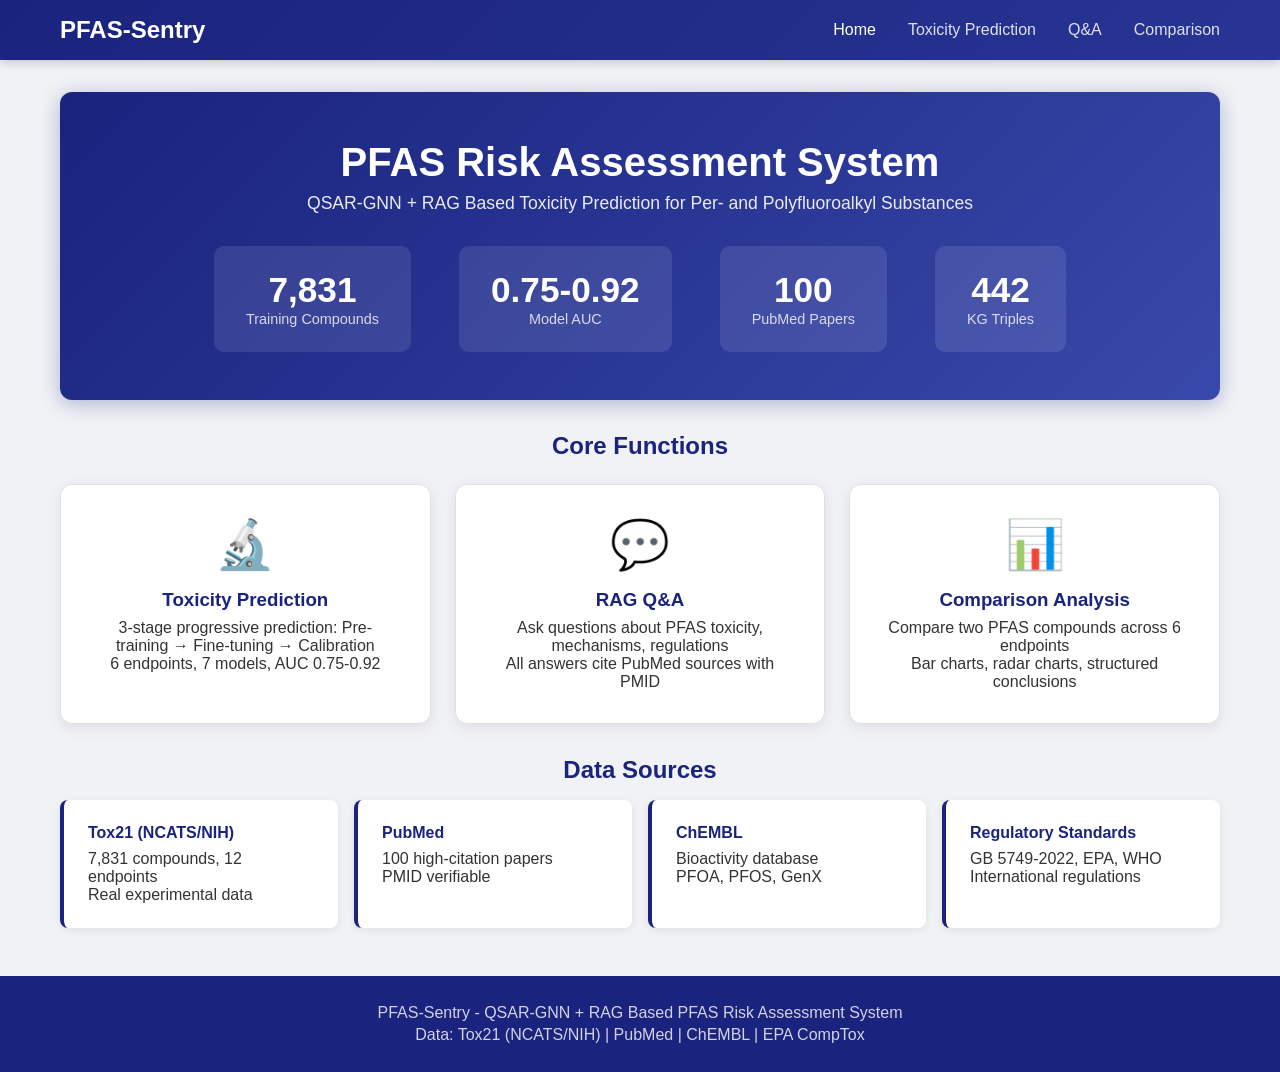
<file: frontend/index.html>
<!DOCTYPE html>
<html lang="zh-CN">
<head>
<meta charset="UTF-8">
<meta name="viewport" content="width=device-width, initial-scale=1.0">
<title>PFAS-Sentry - PFAS Risk Assessment System</title>
<style>
*{margin:0;padding:0;box-sizing:border-box}
body{font-family:-apple-system,BlinkMacSystemFont,'Segoe UI',Roboto,sans-serif;background:#f0f2f5;color:#333}
.navbar{background:linear-gradient(135deg,#1a237e,#283593);color:#fff;padding:1rem 0;position:sticky;top:0;z-index:100;box-shadow:0 2px 10px rgba(0,0,0,.2)}
.navbar .container{display:flex;justify-content:space-between;align-items:center;max-width:1200px;margin:0 auto;padding:0 20px}
.logo{color:#fff;text-decoration:none;font-size:1.5rem;font-weight:bold}
.nav-links{list-style:none;display:flex;gap:2rem}
.nav-links a{color:rgba(255,255,255,.85);text-decoration:none;font-size:1rem;transition:color .3s}
.nav-links a:hover,.nav-links a.active{color:#fff}
.container{max-width:1200px;margin:0 auto;padding:0 20px}
.hero{text-align:center;padding:3rem 2rem;background:linear-gradient(135deg,#1a237e 0%,#283593 50%,#3949ab 100%);color:#fff;border-radius:12px;margin:2rem 0;box-shadow:0 4px 20px rgba(26,35,126,.3)}
.hero h1{font-size:2.5rem;margin-bottom:.5rem}
.hero p{font-size:1.1rem;opacity:.9;margin-bottom:2rem}
.stats{display:flex;justify-content:center;gap:3rem;flex-wrap:wrap}
.stat{text-align:center;background:rgba(255,255,255,.1);padding:1.5rem 2rem;border-radius:10px;min-width:120px}
.stat-number{display:block;font-size:2.2rem;font-weight:bold}
.stat-label{font-size:.9rem;opacity:.8}
.features{margin:2rem 0}
.feature-grid{display:grid;grid-template-columns:repeat(auto-fit,minmax(280px,1fr));gap:1.5rem;margin-top:1.5rem}
.feature-card{background:#fff;border-radius:12px;padding:2rem;text-align:center;text-decoration:none;color:#333;box-shadow:0 4px 15px rgba(0,0,0,.08);transition:transform .3s,box-shadow .3s;border:1px solid #e0e0e0}
.feature-card:hover{transform:translateY(-5px);box-shadow:0 8px 25px rgba(0,0,0,.15)}
.feature-icon{font-size:3rem;margin-bottom:1rem}
.feature-card h3{color:#1a237e;margin-bottom:.5rem}
.source-grid{display:grid;grid-template-columns:repeat(auto-fit,minmax(200px,1fr));gap:1rem;margin-top:1rem}
.source-card{background:#fff;border-radius:8px;padding:1.5rem;box-shadow:0 2px 8px rgba(0,0,0,.08);border-left:4px solid #1a237e}
.source-card h4{color:#1a237e;margin-bottom:.5rem}
footer{background:#1a237e;color:#fff;padding:1.5rem 0;text-align:center;margin-top:3rem}
footer p{margin:.25rem 0;opacity:.8}
</style>
</head>
<body>
<nav class="navbar"><div class="container">
<a href="index.html" class="logo">PFAS-Sentry</a>
<ul class="nav-links">
<li><a href="index.html" class="active">Home</a></li>
<li><a href="prediction.html">Toxicity Prediction</a></li>
<li><a href="qa.html">Q&A</a></li>
<li><a href="comparison.html">Comparison</a></li>
</ul>
</div></nav>

<div class="container">
<section class="hero">
<h1>PFAS Risk Assessment System</h1>
<p>QSAR-GNN + RAG Based Toxicity Prediction for Per- and Polyfluoroalkyl Substances</p>
<div class="stats">
<div class="stat"><span class="stat-number">7,831</span><span class="stat-label">Training Compounds</span></div>
<div class="stat"><span class="stat-number">0.75-0.92</span><span class="stat-label">Model AUC</span></div>
<div class="stat"><span class="stat-number">100</span><span class="stat-label">PubMed Papers</span></div>
<div class="stat"><span class="stat-number">442</span><span class="stat-label">KG Triples</span></div>
</div>
</section>

<section class="features">
<h2 style="color:#1a237e;text-align:center">Core Functions</h2>
<div class="feature-grid">
<a href="prediction.html" class="feature-card">
<div class="feature-icon">🔬</div>
<h3>Toxicity Prediction</h3>
<p>3-stage progressive prediction: Pre-training → Fine-tuning → Calibration</p>
<p>6 endpoints, 7 models, AUC 0.75-0.92</p>
</a>
<a href="qa.html" class="feature-card">
<div class="feature-icon">💬</div>
<h3>RAG Q&A</h3>
<p>Ask questions about PFAS toxicity, mechanisms, regulations</p>
<p>All answers cite PubMed sources with PMID</p>
</a>
<a href="comparison.html" class="feature-card">
<div class="feature-icon">📊</div>
<h3>Comparison Analysis</h3>
<p>Compare two PFAS compounds across 6 endpoints</p>
<p>Bar charts, radar charts, structured conclusions</p>
</a>
</div>
</section>

<section style="margin:2rem 0">
<h2 style="color:#1a237e;text-align:center">Data Sources</h2>
<div class="source-grid">
<div class="source-card">
<h4>Tox21 (NCATS/NIH)</h4>
<p>7,831 compounds, 12 endpoints</p>
<p>Real experimental data</p>
</div>
<div class="source-card">
<h4>PubMed</h4>
<p>100 high-citation papers</p>
<p>PMID verifiable</p>
</div>
<div class="source-card">
<h4>ChEMBL</h4>
<p>Bioactivity database</p>
<p>PFOA, PFOS, GenX</p>
</div>
<div class="source-card">
<h4>Regulatory Standards</h4>
<p>GB 5749-2022, EPA, WHO</p>
<p>International regulations</p>
</div>
</div>
</section>
</div>

<footer><div class="container">
<p>PFAS-Sentry - QSAR-GNN + RAG Based PFAS Risk Assessment System</p>
<p>Data: Tox21 (NCATS/NIH) | PubMed | ChEMBL | EPA CompTox</p>
</div></footer>
</body>
</html>
</file>
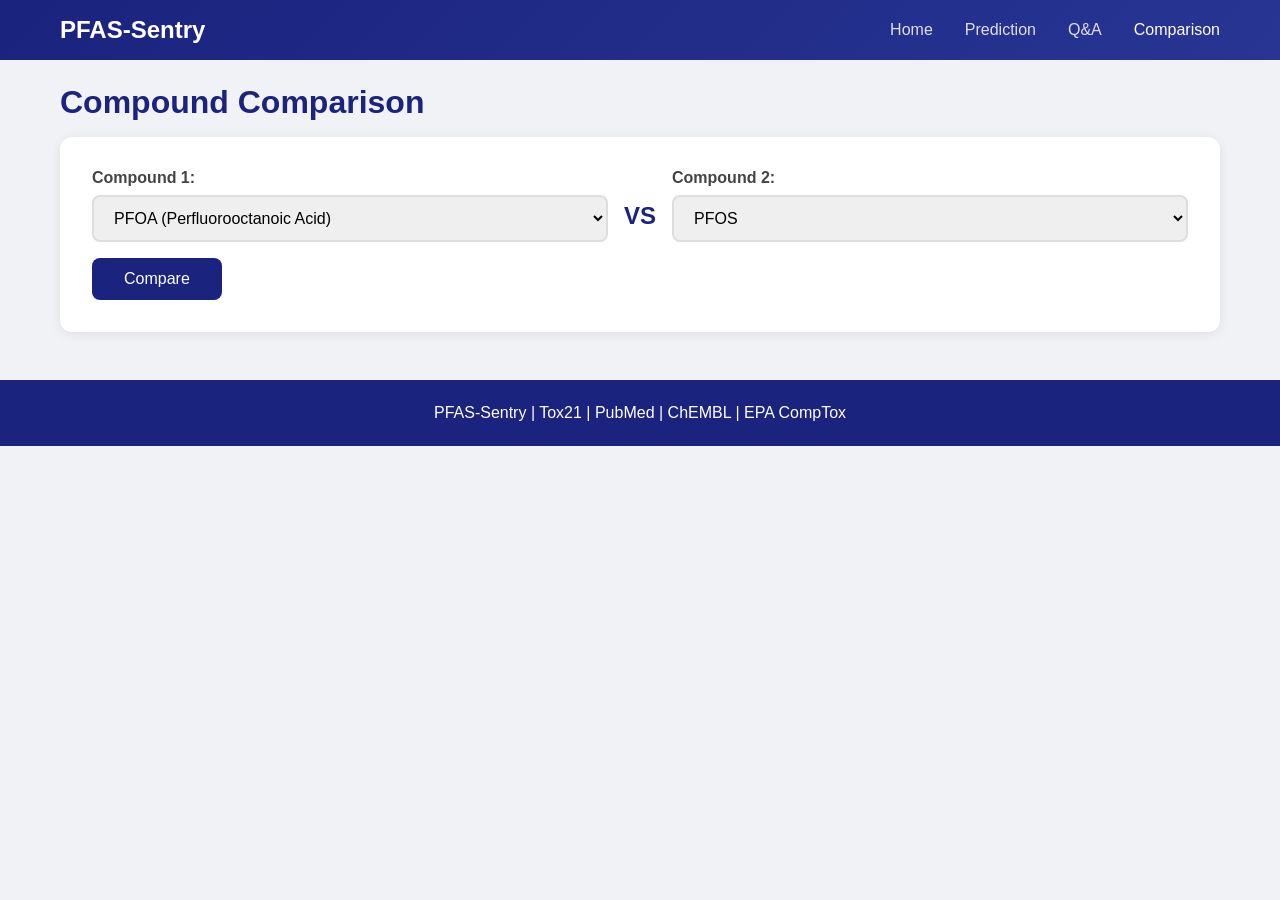
<file: frontend/comparison.html>
<!DOCTYPE html>
<html lang="zh-CN">
<head>
<meta charset="UTF-8">
<meta name="viewport" content="width=device-width, initial-scale=1.0">
<title>Comparison - PFAS-Sentry</title>
<style>
*{margin:0;padding:0;box-sizing:border-box}
body{font-family:-apple-system,BlinkMacSystemFont,'Segoe UI',sans-serif;background:#f0f2f5;color:#333}
.navbar{background:linear-gradient(135deg,#1a237e,#283593);color:#fff;padding:1rem 0;position:sticky;top:0;z-index:100}
.navbar .container{display:flex;justify-content:space-between;align-items:center;max-width:1200px;margin:0 auto;padding:0 20px}
.logo{color:#fff;text-decoration:none;font-size:1.5rem;font-weight:bold}
.nav-links{list-style:none;display:flex;gap:2rem}
.nav-links a{color:rgba(255,255,255,.85);text-decoration:none}
.nav-links a:hover,.nav-links a.active{color:#fff}
.container{max-width:1200px;margin:0 auto;padding:0 20px}
h1{color:#1a237e;margin:1.5rem 0 1rem}
.input-section{background:#fff;border-radius:12px;padding:2rem;margin:1rem 0;box-shadow:0 2px 12px rgba(0,0,0,.08)}
.input-row{display:flex;gap:1rem;align-items:flex-end}
.input-group{flex:1}
.input-group label{display:block;margin-bottom:.5rem;font-weight:bold;color:#444}
select{width:100%;padding:.75rem 1rem;border:2px solid #ddd;border-radius:8px;font-size:1rem}
.btn{background:#1a237e;color:#fff;border:none;padding:.75rem 2rem;border-radius:8px;font-size:1rem;cursor:pointer;margin-top:1rem}
.btn:hover{background:#283593}
.vs{font-size:1.5rem;font-weight:bold;color:#1a237e;padding:.75rem 0}
.chart-section{background:#fff;border-radius:12px;padding:1.5rem;margin:1.5rem 0;box-shadow:0 2px 12px rgba(0,0,0,.08)}
.compare-grid{display:grid;grid-template-columns:1fr 1fr;gap:1.5rem;margin:1rem 0}
.compare-card{background:#fff;border-radius:12px;padding:1.5rem;box-shadow:0 2px 12px rgba(0,0,0,.08);text-align:center}
table{width:100%;border-collapse:collapse;margin-top:1rem}
th,td{padding:.75rem 1rem;text-align:left;border-bottom:1px solid #eee}
th{background:#f5f7fa;font-weight:bold;color:#555}
.conclusion{background:#fff;border-radius:12px;padding:2rem;margin:1.5rem 0;box-shadow:0 2px 12px rgba(0,0,0,.08);border-left:5px solid #1a237e}
.badge{display:inline-block;padding:.3rem .8rem;border-radius:5px;font-weight:bold}
.badge-high{background:#ffebee;color:#c62828}
.badge-med{background:#fff3e0;color:#e65100}
.badge-low{background:#e8f5e9;color:#2e7d32}
.footer{background:#1a237e;color:#fff;padding:1.5rem 0;text-align:center;margin-top:3rem}
</style>
</head>
<body>
<nav class="navbar"><div class="container">
<a href="index.html" class="logo">PFAS-Sentry</a>
<ul class="nav-links">
<li><a href="index.html">Home</a></li>
<li><a href="prediction.html">Prediction</a></li>
<li><a href="qa.html">Q&A</a></li>
<li><a href="comparison.html" class="active">Comparison</a></li>
</ul>
</div></nav>

<div class="container">
<h1>Compound Comparison</h1>

<div class="input-section">
<div class="input-row">
<div class="input-group">
<label>Compound 1:</label>
<select id="c1">
<option value="PFOA">PFOA (Perfluorooctanoic Acid)</option>
<option value="PFOS">PFOS (Perfluorooctane Sulfonic Acid)</option>
<option value="GenX">GenX (HFPO-DA)</option>
<option value="PFNA">PFNA</option>
<option value="PFDA">PFDA</option>
<option value="PFHxA">PFHxA</option>
<option value="PFBS">PFBS</option>
<option value="PFHxS">PFHxS</option>
<option value="PFBA">PFBA</option>
<option value="TFA">TFA</option>
</select>
</div>
<div class="vs">VS</div>
<div class="input-group">
<label>Compound 2:</label>
<select id="c2">
<option value="PFOA">PFOA</option>
<option value="PFOS" selected>PFOS</option>
<option value="GenX">GenX</option>
<option value="PFNA">PFNA</option>
<option value="PFDA">PFDA</option>
<option value="PFHxA">PFHxA</option>
<option value="PFBS">PFBS</option>
<option value="PFHxS">PFHxS</option>
<option value="PFBA">PFBA</option>
<option value="TFA">TFA</option>
</select>
</div>
</div>
<button class="btn" onclick="compare()">Compare</button>
</div>

<div id="result" style="display:none">

<div class="compare-grid">
<div class="compare-card">
<h3 id="name1"></h3>
<div id="info1"></div>
<div id="risk1" style="margin-top:1rem"></div>
</div>
<div class="compare-card">
<h3 id="name2"></h3>
<div id="info2"></div>
<div id="risk2" style="margin-top:1rem"></div>
</div>
</div>

<div class="chart-section">
<h3>Comparison Chart</h3>
<img id="compareChart" style="width:100%">
</div>

<div class="chart-section">
<h3>Detailed Comparison</h3>
<table>
<thead><tr><th>Item</th><th id="col1"></th><th id="col2"></th></tr></thead>
<tbody id="tableBody"></tbody>
</table>
</div>

<div class="conclusion" id="conclusion"></div>

</div>
</div>

<div class="footer"><div class="container">
<p>PFAS-Sentry | Tox21 | PubMed | ChEMBL | EPA CompTox</p>
</div></div>

<script>
var eps=['NR-AR','NR-AR-LBD','NR-AhR','SR-HSE','SR-MMP','SR-p53'];
var epCn={'NR-AR':'Androgen Receptor','NR-AR-LBD':'Ligand Binding Domain','NR-AhR':'Aryl Hydrocarbon Receptor','SR-HSE':'Heat Shock Element','SR-MMP':'Mitochondrial Membrane','SR-p53':'p53 Pathway'};

function compare(){
var c1=document.getElementById('c1').value;
var c2=document.getElementById('c2').value;
fetch('/api/compare',{method:'POST',headers:{'Content-Type':'application/json'},body:JSON.stringify({compound1:c1,compound2:c2})})
.then(function(r){return r.json()}).then(function(r){
if(r.error){alert('Error: '+r.error);return;}
document.getElementById('result').style.display='block';

document.getElementById('name1').textContent=c1+' ('+r.compound1.info.name_cn+')';
document.getElementById('name2').textContent=c2+' ('+r.compound2.info.name_cn+')';

var i1=r.compound1.info;var i2=r.compound2.info;
document.getElementById('info1').innerHTML='<p>CAS: '+i1.cas+'</p><p>Category: '+i1.category+'</p><p>Chain: '+i1.chain+'</p>';
document.getElementById('info2').innerHTML='<p>CAS: '+i2.cas+'</p><p>Category: '+i2.category+'</p><p>Chain: '+i2.chain+'</p>';

var ov1=r.compound1.predictions.overall;var ov2=r.compound2.predictions.overall;
var rc1=ov1.risk_level.includes('High')?'high':ov1.risk_level.includes('Medium')?'med':'low';
var rc2=ov2.risk_level.includes('High')?'high':ov2.risk_level.includes('Medium')?'med':'low';
document.getElementById('risk1').innerHTML='<span class="badge badge-'+rc1+'">'+ov1.risk_level+' ('+ov1.score.toFixed(3)+')</span>';
document.getElementById('risk2').innerHTML='<span class="badge badge-'+rc2+'">'+ov2.risk_level+' ('+ov2.score.toFixed(3)+')</span>';

document.getElementById('col1').textContent=c1;
document.getElementById('col2').textContent=c2;

if(r.chart)document.getElementById('compareChart').src=r.chart;

var tb=document.getElementById('tableBody');
tb.innerHTML='';
var items=[
['Category',i1.category,i2.category],
['Chain Length',i1.chain,i2.chain],
['Toxicity',i1.toxicity,i2.toxicity],
['Degradation',i1.degrade,i2.degrade],
['Bioaccumulation',i1.bioaccum,i2.bioaccum],
['Risk Score',ov1.score.toFixed(3),ov2.score.toFixed(3)]
];
eps.forEach(function(ep){
var p1=r.compound1.predictions[ep];var p2=r.compound2.predictions[ep];
if(p1&&p2)items.push([epCn[ep],p1.prediction.toFixed(3),p2.prediction.toFixed(3)]);
});
items.forEach(function(item){
var row=tb.insertRow();
row.insertCell(0).textContent=item[0];
row.insertCell(1).textContent=item[1];
row.insertCell(2).textContent=item[2];
});

var safer=ov1.score<ov2.score?c1:c2;
document.getElementById('conclusion').innerHTML=
'<h3>Conclusion</h3><p><b>'+safer+'</b> has lower risk score and is relatively safer.</p>';
}).catch(function(e){alert('Error: '+e)});
}
</script>
</body>
</html>
</file>
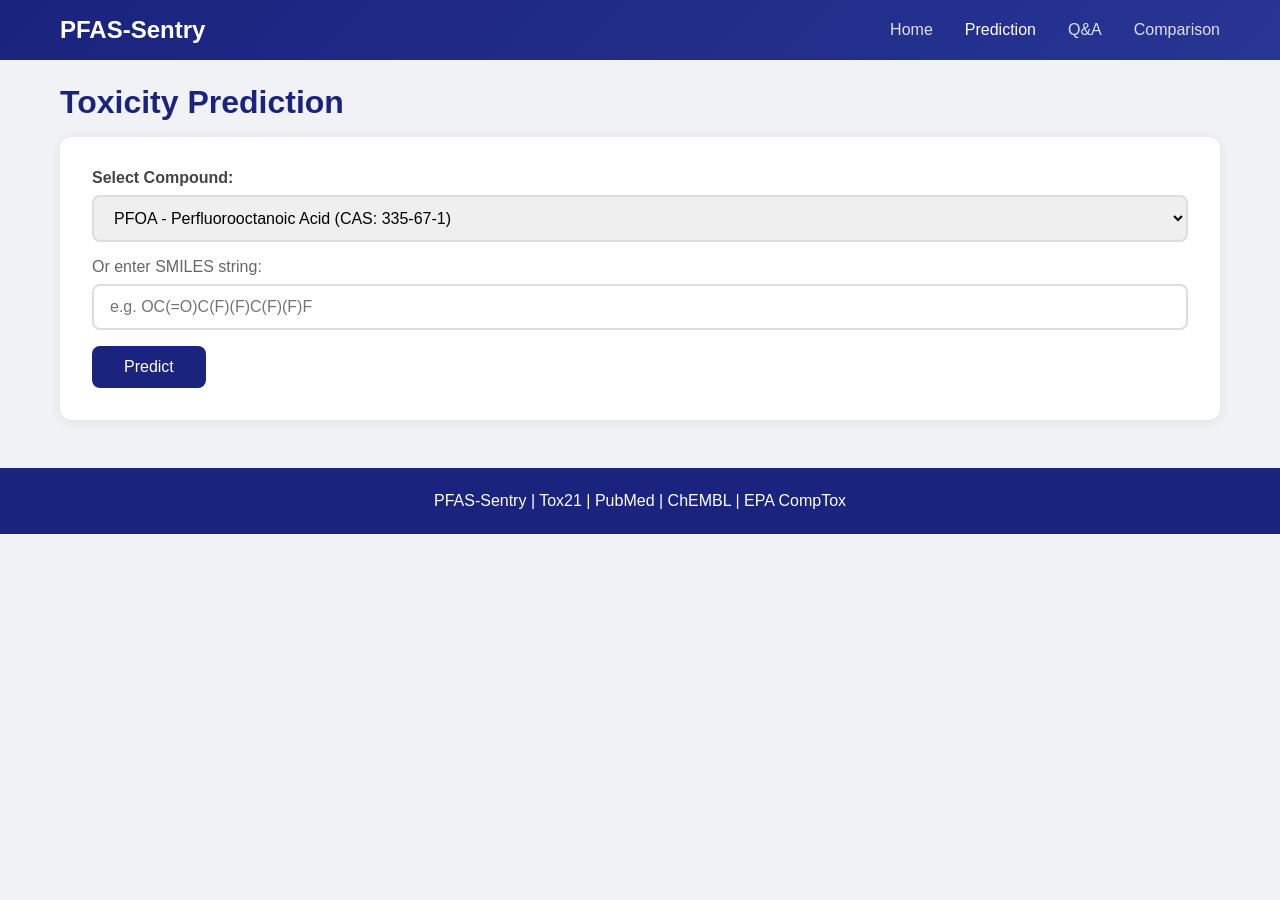
<file: frontend/prediction.html>
<!DOCTYPE html>
<html lang="zh-CN">
<head>
<meta charset="UTF-8">
<meta name="viewport" content="width=device-width, initial-scale=1.0">
<title>Toxicity Prediction - PFAS-Sentry</title>
<style>
*{margin:0;padding:0;box-sizing:border-box}
body{font-family:-apple-system,BlinkMacSystemFont,'Segoe UI',sans-serif;background:#f0f2f5;color:#333}
.navbar{background:linear-gradient(135deg,#1a237e,#283593);color:#fff;padding:1rem 0;position:sticky;top:0;z-index:100}
.navbar .container{display:flex;justify-content:space-between;align-items:center;max-width:1200px;margin:0 auto;padding:0 20px}
.logo{color:#fff;text-decoration:none;font-size:1.5rem;font-weight:bold}
.nav-links{list-style:none;display:flex;gap:2rem}
.nav-links a{color:rgba(255,255,255,.85);text-decoration:none}
.nav-links a:hover,.nav-links a.active{color:#fff}
.container{max-width:1200px;margin:0 auto;padding:0 20px}
h1{color:#1a237e;margin:1.5rem 0 1rem}
.input-section{background:#fff;border-radius:12px;padding:2rem;margin:1rem 0;box-shadow:0 2px 12px rgba(0,0,0,.08)}
.input-group{margin-bottom:1rem}
.input-group label{display:block;margin-bottom:.5rem;font-weight:bold;color:#444}
select,input[type=text]{width:100%;padding:.75rem 1rem;border:2px solid #ddd;border-radius:8px;font-size:1rem;transition:border-color .3s}
select:focus,input:focus{outline:none;border-color:#1a237e}
.btn{background:#1a237e;color:#fff;border:none;padding:.75rem 2rem;border-radius:8px;font-size:1rem;cursor:pointer;transition:background .3s}
.btn:hover{background:#283593}
.info-grid{display:grid;grid-template-columns:1fr 1fr;gap:1.5rem;margin:1.5rem 0}
.info-card{background:#fff;border-radius:12px;padding:1.5rem;box-shadow:0 2px 12px rgba(0,0,0,.08)}
.info-card h3{color:#1a237e;margin-bottom:1rem;border-bottom:2px solid #e0e0e0;padding-bottom:.5rem}
.info-card p{margin:.4rem 0;font-size:.95rem}
.chart-section{background:#fff;border-radius:12px;padding:1.5rem;margin:1.5rem 0;box-shadow:0 2px 12px rgba(0,0,0,.08)}
table{width:100%;border-collapse:collapse;margin-top:1rem}
th,td{padding:.75rem 1rem;text-align:left;border-bottom:1px solid #eee}
th{background:#f5f7fa;font-weight:bold;color:#555;font-size:.9rem}
td{font-size:.9rem}
.risk-high{color:#c62828;font-weight:bold}
.risk-med{color:#e65100;font-weight:bold}
.risk-low{color:#2e7d32;font-weight:bold}
.badge{display:inline-block;padding:.4rem 1rem;border-radius:6px;font-weight:bold;font-size:1.1rem}
.badge-high{background:#ffebee;color:#c62828;border:1px solid #c62828}
.badge-med{background:#fff3e0;color:#e65100;border:1px solid #e65100}
.badge-low{background:#e8f5e9;color:#2e7d32;border:1px solid #2e7d32}
.chart-row{display:grid;grid-template-columns:1fr 1fr;gap:1.5rem}
.footer{background:#1a237e;color:#fff;padding:1.5rem 0;text-align:center;margin-top:3rem}
</style>
</head>
<body>
<nav class="navbar"><div class="container">
<a href="index.html" class="logo">PFAS-Sentry</a>
<ul class="nav-links">
<li><a href="index.html">Home</a></li>
<li><a href="prediction.html" class="active">Prediction</a></li>
<li><a href="qa.html">Q&A</a></li>
<li><a href="comparison.html">Comparison</a></li>
</ul>
</div></nav>

<div class="container">
<h1>Toxicity Prediction</h1>

<div class="input-section">
<div class="input-group">
<label>Select Compound:</label>
<select id="compound">
<option value="PFOA">PFOA - Perfluorooctanoic Acid (CAS: 335-67-1)</option>
<option value="PFOS">PFOS - Perfluorooctane Sulfonic Acid (CAS: 1763-23-1)</option>
<option value="GenX">GenX - HFPO-DA (CAS: 13252-13-6)</option>
<option value="PFNA">PFNA - Perfluorononanoic Acid (CAS: 375-95-1)</option>
<option value="PFDA">PFDA - Perfluorodecanoic Acid (CAS: 335-76-2)</option>
<option value="PFHxA">PFHxA - Perfluorohexanoic Acid (CAS: 307-24-4)</option>
<option value="PFBS">PFBS - Perfluorobutane Sulfonic Acid (CAS: 375-73-5)</option>
<option value="PFHxS">PFHxS - Perfluorohexane Sulfonic Acid (CAS: 355-46-4)</option>
<option value="PFBA">PFBA - Perfluorobutanoic Acid (CAS: 375-22-4)</option>
<option value="PFPeA">PFPeA - Perfluoropentanoic Acid (CAS: 2706-90-3)</option>
<option value="PFUnDA">PFUnDA - Perfluoroundecanoic Acid (CAS: 2058-94-8)</option>
<option value="FOSA">FOSA - Perfluorooctane Sulfonamide (CAS: 754-91-6)</option>
<option value="ADONA">ADONA (CAS: 919005-14-4)</option>
<option value="TFA">TFA - Trifluoroacetic Acid (CAS: 76-05-1)</option>
<option value="TFMS">TFMS - Trifluoromethanesulfonic Acid (CAS: 1493-13-6)</option>
<option value="6:2 FTCA">6:2 FTCA (CAS: 27854-31-5)</option>
<option value="8:2 FTCA">8:2 FTCA (CAS: 27854-30-4)</option>
<option value="9Cl-PF3ONS">9Cl-PF3ONS (CAS: 756426-58-1)</option>
<option value="N-EtFOSE">N-EtFOSE (CAS: 1691-99-2)</option>
<option value="PFDS">PFDS - Perfluorodecane Sulfonic Acid (CAS: 335-77-3)</option>
</select>
</div>
<p style="color:#666;margin-bottom:.5rem">Or enter SMILES string:</p>
<div class="input-group">
<input type="text" id="smiles" placeholder="e.g. OC(=O)C(F)(F)C(F)(F)F">
</div>
<button class="btn" onclick="predict()">Predict</button>
</div>

<div id="result" style="display:none">

<div style="display:flex;justify-content:space-between;align-items:center;margin:1.5rem 0">
<h2 style="margin:0;border:none;padding:0">Prediction Results</h2>
<div id="riskBadge"></div>
</div>

<div class="info-grid">
<div class="info-card">
<h3>Compound Information</h3>
<div id="info"></div>
</div>
<div class="info-card">
<h3>Molecular Structure</h3>
<img id="molImg" style="max-width:100%;border-radius:8px">
</div>
</div>

<div class="chart-section">
<h3>Toxicity Bar Chart</h3>
<img id="barChart" style="width:100%">
</div>

<div class="chart-row">
<div class="chart-section">
<h3>Toxicity Radar</h3>
<img id="radarChart" style="width:100%">
</div>
<div class="chart-section">
<h3>Risk Distribution</h3>
<img id="pieChart" style="width:100%">
</div>
</div>

<div class="chart-section">
<h3>Detailed Predictions</h3>
<table>
<thead><tr><th>Endpoint</th><th>Name</th><th>Value</th><th>95% CI</th><th>Risk</th><th>Method</th></tr></thead>
<tbody id="tableBody"></tbody>
</table>
</div>

<div class="chart-section">
<h3>Model Information</h3>
<div id="modelInfo"></div>
</div>

<div class="chart-section">
<h3>Data Sources</h3>
<ul>
<li><b>Training Data</b>: Tox21 (NCATS/NIH) - 7,831 compounds</li>
<li><b>Literature</b>: PubMed - 100 papers (PMID verifiable)</li>
<li><b>Standards</b>: GB 5749-2022, EPA, WHO</li>
</ul>
</div>

<div class="chart-section">
<h3>Generate Report</h3>
<p>Click the button below to generate a comprehensive risk assessment report.</p>
<button class="btn" onclick="generateReport()">Generate Risk Assessment Report</button>
<div id="reportSection" style="display:none;margin-top:1rem">
<h4>Risk Assessment Report</h4>
<pre id="reportContent" style="background:#f5f7fa;padding:1rem;border-radius:8px;white-space:pre-wrap;max-height:500px;overflow-y:auto;font-size:0.9rem"></pre>
</div>
</div>

</div>
</div>

<div class="footer"><div class="container">
<p>PFAS-Sentry | Tox21 | PubMed | ChEMBL | EPA CompTox</p>
</div></div>

<script>
function predict(){
var c=document.getElementById('compound').value;
var s=document.getElementById('smiles').value;
var d={};
if(s)d.smiles=s;else d.compound=c;

fetch('/api/predict',{method:'POST',headers:{'Content-Type':'application/json'},body:JSON.stringify(d)})
.then(function(r){return r.json()}).then(function(r){
if(r.error){alert('Error: '+r.error);return;}
document.getElementById('result').style.display='block';

var ov=r.predictions.overall;
var riskClass=ov.risk_level.includes('High')?'high':ov.risk_level.includes('Medium')?'med':'low';
document.getElementById('riskBadge').innerHTML='<span class="badge badge-'+riskClass+'">'+ov.risk_level+' ('+ov.score.toFixed(3)+')</span>';

var i=r.compound;
document.getElementById('info').innerHTML=
'<p><b>Name:</b> '+i.name_cn+' ('+i.name_en+')</p>'+
'<p><b>CAS:</b> '+i.cas+'</p>'+
'<p><b>Category:</b> '+i.category+'</p>'+
'<p><b>Formula:</b> '+i.mol_formula+'</p>'+
'<p><b>MW:</b> '+i.mol_weight+' g/mol</p>'+
'<p><b>Chain:</b> '+i.chain+'</p>'+
'<p><b>Toxicity:</b> '+i.toxicity+'</p>'+
'<p><b>Degradation:</b> '+i.degrade+'</p>'+
'<p><b>Bioaccumulation:</b> '+i.bioaccum+'</p>';

if(r.mol_image)document.getElementById('molImg').src=r.mol_image;
if(r.charts){
if(r.charts.bar)document.getElementById('barChart').src=r.charts.bar;
if(r.charts.radar)document.getElementById('radarChart').src=r.charts.radar;
if(r.charts.pie)document.getElementById('pieChart').src=r.charts.pie;
}

var tb=document.getElementById('tableBody');
tb.innerHTML='';
var eps=['NR-AR','NR-AR-LBD','NR-AhR','SR-HSE','SR-MMP','SR-p53'];
eps.forEach(function(ep){
var p=r.predictions[ep];
if(!p)return;
var row=tb.insertRow();
row.insertCell(0).textContent=ep;
row.insertCell(1).textContent=p.name_cn;
row.insertCell(2).textContent=p.prediction.toFixed(3);
row.insertCell(3).textContent='['+p.ci[0].toFixed(3)+', '+p.ci[1].toFixed(3)+']';
var rc=row.insertCell(4);
rc.textContent=p.risk;
rc.className='risk-'+(p.risk==='High'?'high':p.risk==='Medium'?'med':'low');
row.insertCell(5).textContent=p.method;
});

var m=r.model_info||{};
document.getElementById('modelInfo').innerHTML=
'<p><b>Model:</b> '+m.name+'</p>'+
'<p><b>AUC:</b> '+m.auc+'</p>'+
'<p><b>F1:</b> '+m.f1+'</p>'+
'<p><b>Data:</b> Tox21 (NCATS/NIH, 7831 compounds)</p>';
}).catch(function(e){alert('Error: '+e)});
}

function generateReport(){
var c=document.getElementById('compound').value;
fetch('/api/report',{method:'POST',headers:{'Content-Type':'application/json'},body:JSON.stringify({compound:c})})
.then(function(r){return r.json()}).then(function(r){
if(r.error){alert('Error: '+r.error);return;}
document.getElementById('reportSection').style.display='block';
document.getElementById('reportContent').textContent=r.report;
}).catch(function(e){alert('Error: '+e)});
}
</script>
</body>
</html>
</file>
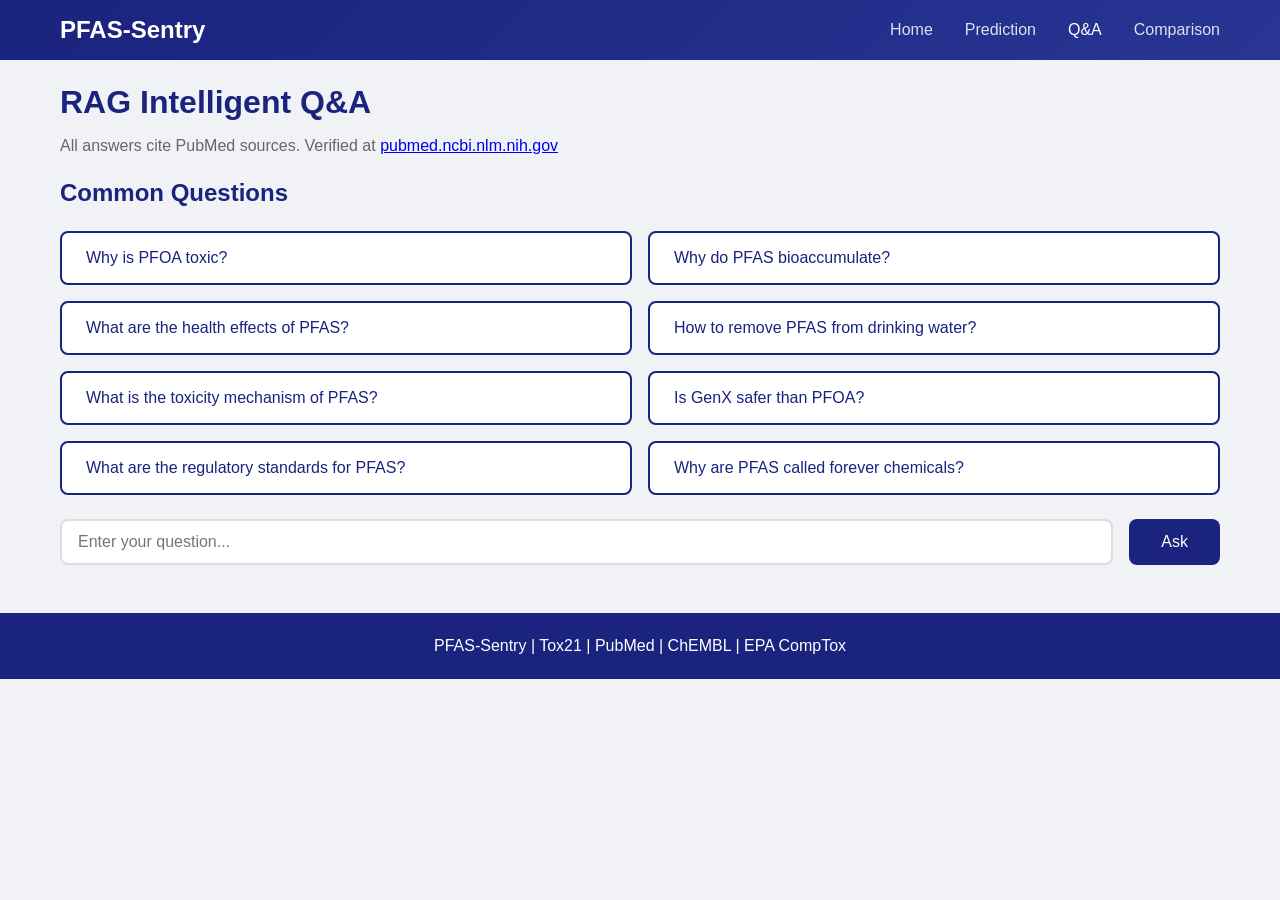
<file: frontend/qa.html>
<!DOCTYPE html>
<html lang="zh-CN">
<head>
<meta charset="UTF-8">
<meta name="viewport" content="width=device-width, initial-scale=1.0">
<title>RAG Q&A - PFAS-Sentry</title>
<style>
*{margin:0;padding:0;box-sizing:border-box}
body{font-family:-apple-system,BlinkMacSystemFont,'Segoe UI',sans-serif;background:#f0f2f5;color:#333}
.navbar{background:linear-gradient(135deg,#1a237e,#283593);color:#fff;padding:1rem 0;position:sticky;top:0;z-index:100}
.navbar .container{display:flex;justify-content:space-between;align-items:center;max-width:1200px;margin:0 auto;padding:0 20px}
.logo{color:#fff;text-decoration:none;font-size:1.5rem;font-weight:bold}
.nav-links{list-style:none;display:flex;gap:2rem}
.nav-links a{color:rgba(255,255,255,.85);text-decoration:none}
.nav-links a:hover,.nav-links a.active{color:#fff}
.container{max-width:1200px;margin:0 auto;padding:0 20px}
h1{color:#1a237e;margin:1.5rem 0 1rem}
.q-grid{display:grid;grid-template-columns:repeat(2,1fr);gap:1rem;margin:1.5rem 0}
.q-btn{background:#fff;border:2px solid #1a237e;color:#1a237e;padding:1rem 1.5rem;border-radius:8px;font-size:1rem;cursor:pointer;text-align:left;transition:all .3s}
.q-btn:hover{background:#1a237e;color:#fff}
.custom-q{display:flex;gap:1rem;margin:1rem 0}
.custom-q input{flex:1;padding:.75rem 1rem;border:2px solid #ddd;border-radius:8px;font-size:1rem}
.btn{background:#1a237e;color:#fff;border:none;padding:.75rem 2rem;border-radius:8px;font-size:1rem;cursor:pointer}
.btn:hover{background:#283593}
.answer-card{background:#fff;border-radius:12px;padding:2rem;margin:1.5rem 0;box-shadow:0 2px 12px rgba(0,0,0,.08)}
.answer-card h3{color:#1a237e;margin-bottom:1rem}
#answerText{line-height:1.8;font-size:1.05rem}
.sources{background:#f5f7fa;padding:1rem;border-radius:8px;margin:1rem 0}
.sources h4{margin-bottom:.5rem;color:#555}
.conf{display:flex;align-items:center;gap:1rem;margin-top:1rem}
.conf-bar{flex:1;height:24px;background:#eee;border-radius:12px;overflow:hidden}
.conf-fill{height:100%;background:linear-gradient(90deg,#4caf50,#8bc34a);border-radius:12px}
.footer{background:#1a237e;color:#fff;padding:1.5rem 0;text-align:center;margin-top:3rem}
</style>
</head>
<body>
<nav class="navbar"><div class="container">
<a href="index.html" class="logo">PFAS-Sentry</a>
<ul class="nav-links">
<li><a href="index.html">Home</a></li>
<li><a href="prediction.html">Prediction</a></li>
<li><a href="qa.html" class="active">Q&A</a></li>
<li><a href="comparison.html">Comparison</a></li>
</ul>
</div></nav>

<div class="container">
<h1>RAG Intelligent Q&A</h1>
<p style="color:#666">All answers cite PubMed sources. Verified at <a href="https://pubmed.ncbi.nlm.nih.gov/" target="_blank">pubmed.ncbi.nlm.nih.gov</a></p>

<h2 style="color:#1a237e;margin:1.5rem 0 .5rem">Common Questions</h2>
<div class="q-grid">
<button class="q-btn" onclick="ask('Why is PFOA toxic?')">Why is PFOA toxic?</button>
<button class="q-btn" onclick="ask('Why do PFAS bioaccumulate?')">Why do PFAS bioaccumulate?</button>
<button class="q-btn" onclick="ask('What are the health effects of PFAS?')">What are the health effects of PFAS?</button>
<button class="q-btn" onclick="ask('How to remove PFAS from drinking water?')">How to remove PFAS from drinking water?</button>
<button class="q-btn" onclick="ask('What is the toxicity mechanism of PFAS?')">What is the toxicity mechanism of PFAS?</button>
<button class="q-btn" onclick="ask('Is GenX safer than PFOA?')">Is GenX safer than PFOA?</button>
<button class="q-btn" onclick="ask('What are the regulatory standards for PFAS?')">What are the regulatory standards for PFAS?</button>
<button class="q-btn" onclick="ask('Why are PFAS called forever chemicals?')">Why are PFAS called forever chemicals?</button>
</div>

<div class="custom-q">
<input type="text" id="qInput" placeholder="Enter your question..." onkeypress="if(event.key==='Enter')askCustom()">
<button class="btn" onclick="askCustom()">Ask</button>
</div>

<div id="answerSection" style="display:none">
<div class="answer-card">
<h3>Answer</h3>
<div id="answerText"></div>
<div class="sources">
<h4>Sources</h4>
<div id="sources"></div>
</div>
<div class="conf">
<span>Confidence:</span>
<div class="conf-bar"><div id="confFill" class="conf-fill" style="width:0%"></div></div>
<span id="confText"></span>
</div>
</div>
</div>
</div>

<div class="footer"><div class="container">
<p>PFAS-Sentry | Tox21 | PubMed | ChEMBL | EPA CompTox</p>
</div></div>

<script>
function ask(q){document.getElementById('qInput').value=q;doAsk(q)}
function askCustom(){var q=document.getElementById('qInput').value;if(q.trim())doAsk(q)}
function doAsk(q){
fetch('/api/qa',{method:'POST',headers:{'Content-Type':'application/json'},body:JSON.stringify({question:q})})
.then(function(r){return r.json()}).then(function(r){
if(r.error){alert('Error: '+r.error);return;}
document.getElementById('answerSection').style.display='block';
var text=r.answer.replace(/\n/g,'<br>').replace(/\*\*(.*?)\*\*/g,'<b>$1</b>');
document.getElementById('answerText').innerHTML=text;
var s='<ul>';
if(r.sources)r.sources.forEach(function(x){s+='<li>'+x+'</li>'});
s+='</ul>';
document.getElementById('sources').innerHTML=s;
var c=Math.round((r.confidence||0.85)*100);
document.getElementById('confFill').style.width=c+'%';
document.getElementById('confText').textContent=c+'%';
}).catch(function(e){alert('Error: '+e)})}
</script>
</body>
</html>
</file>
